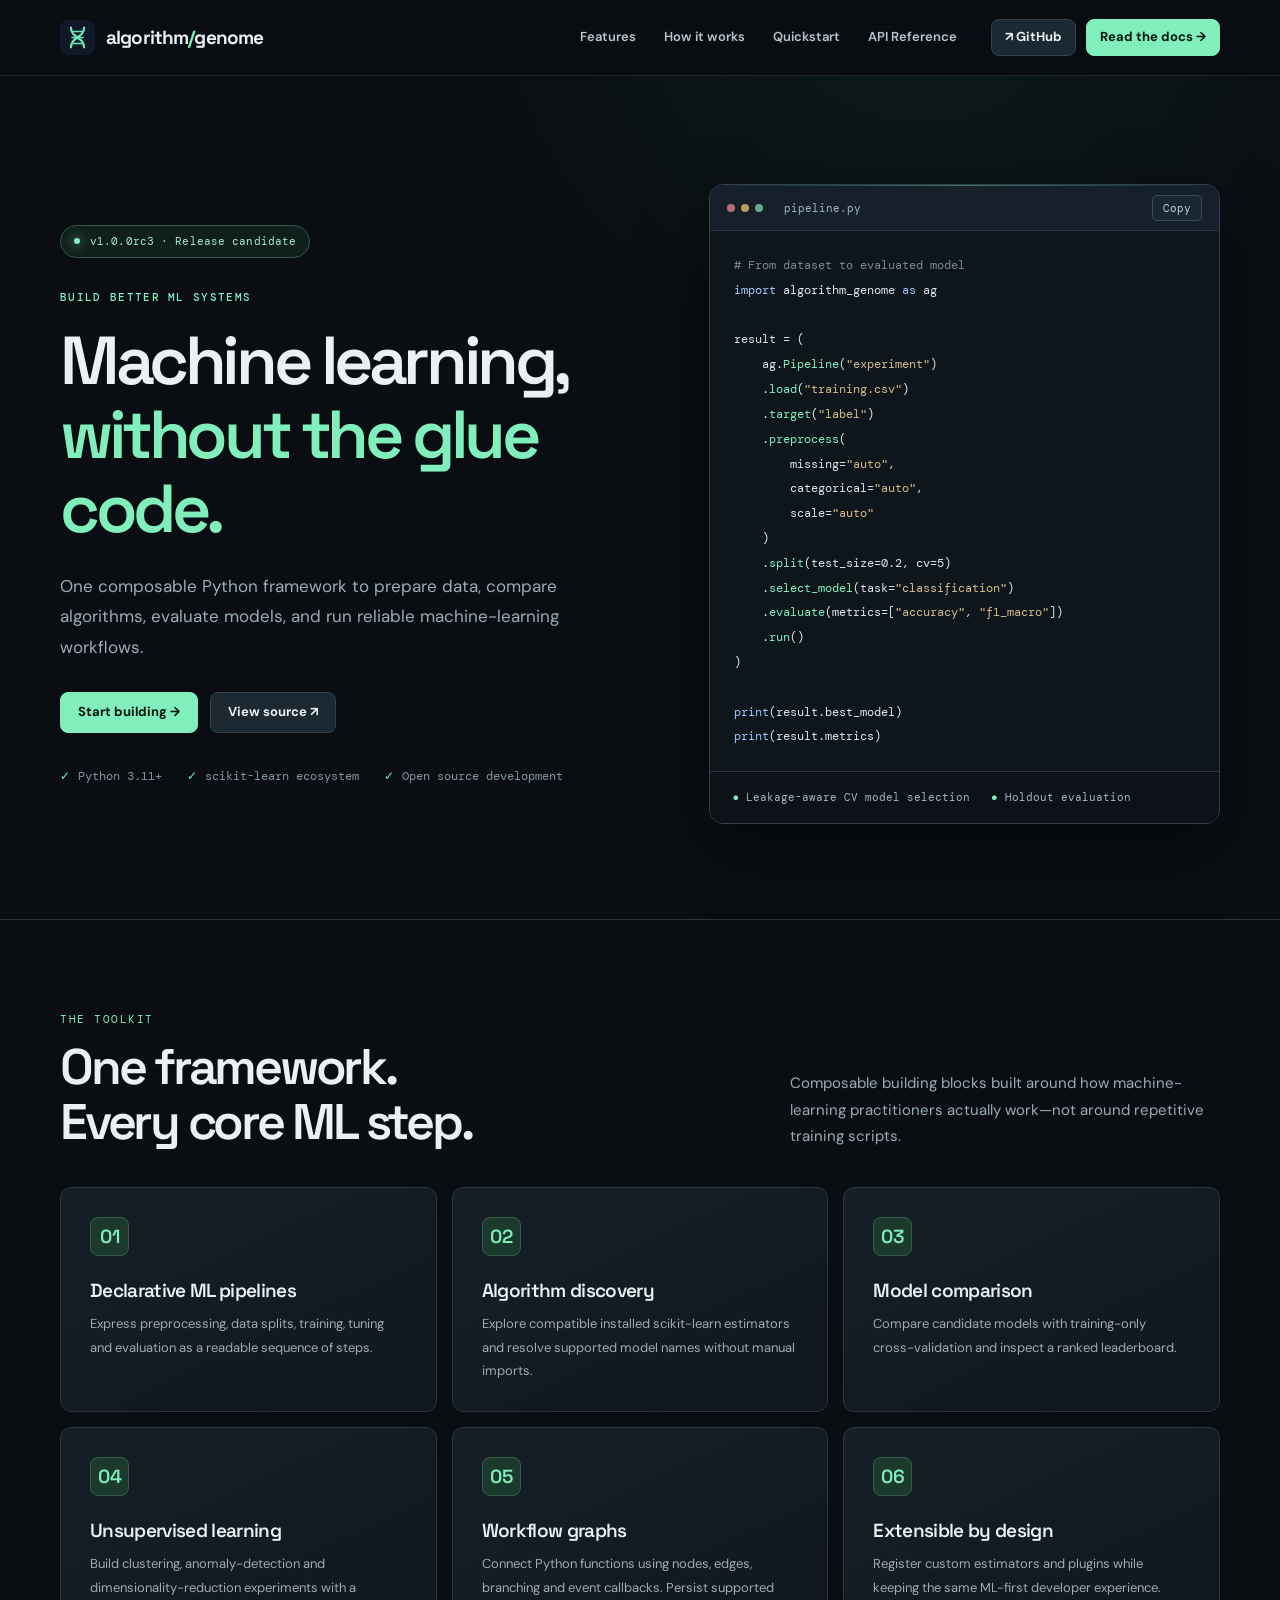
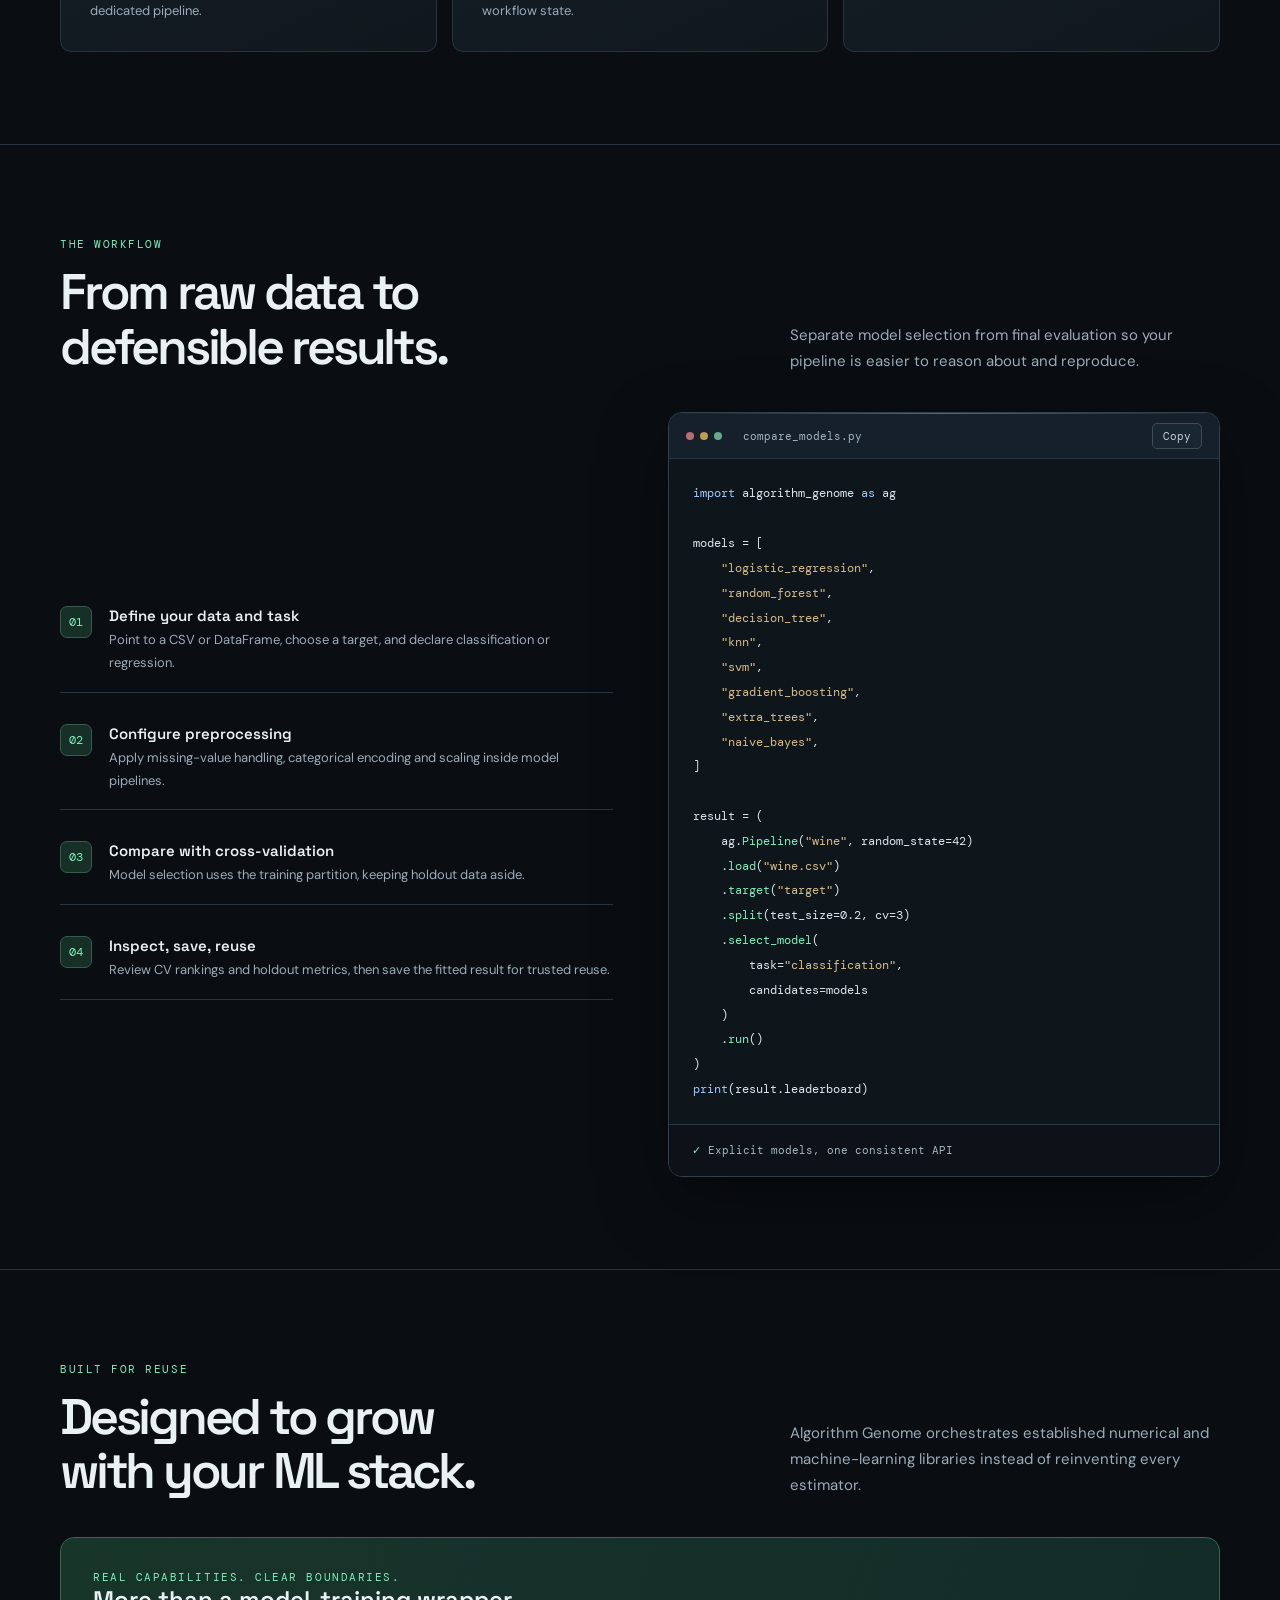
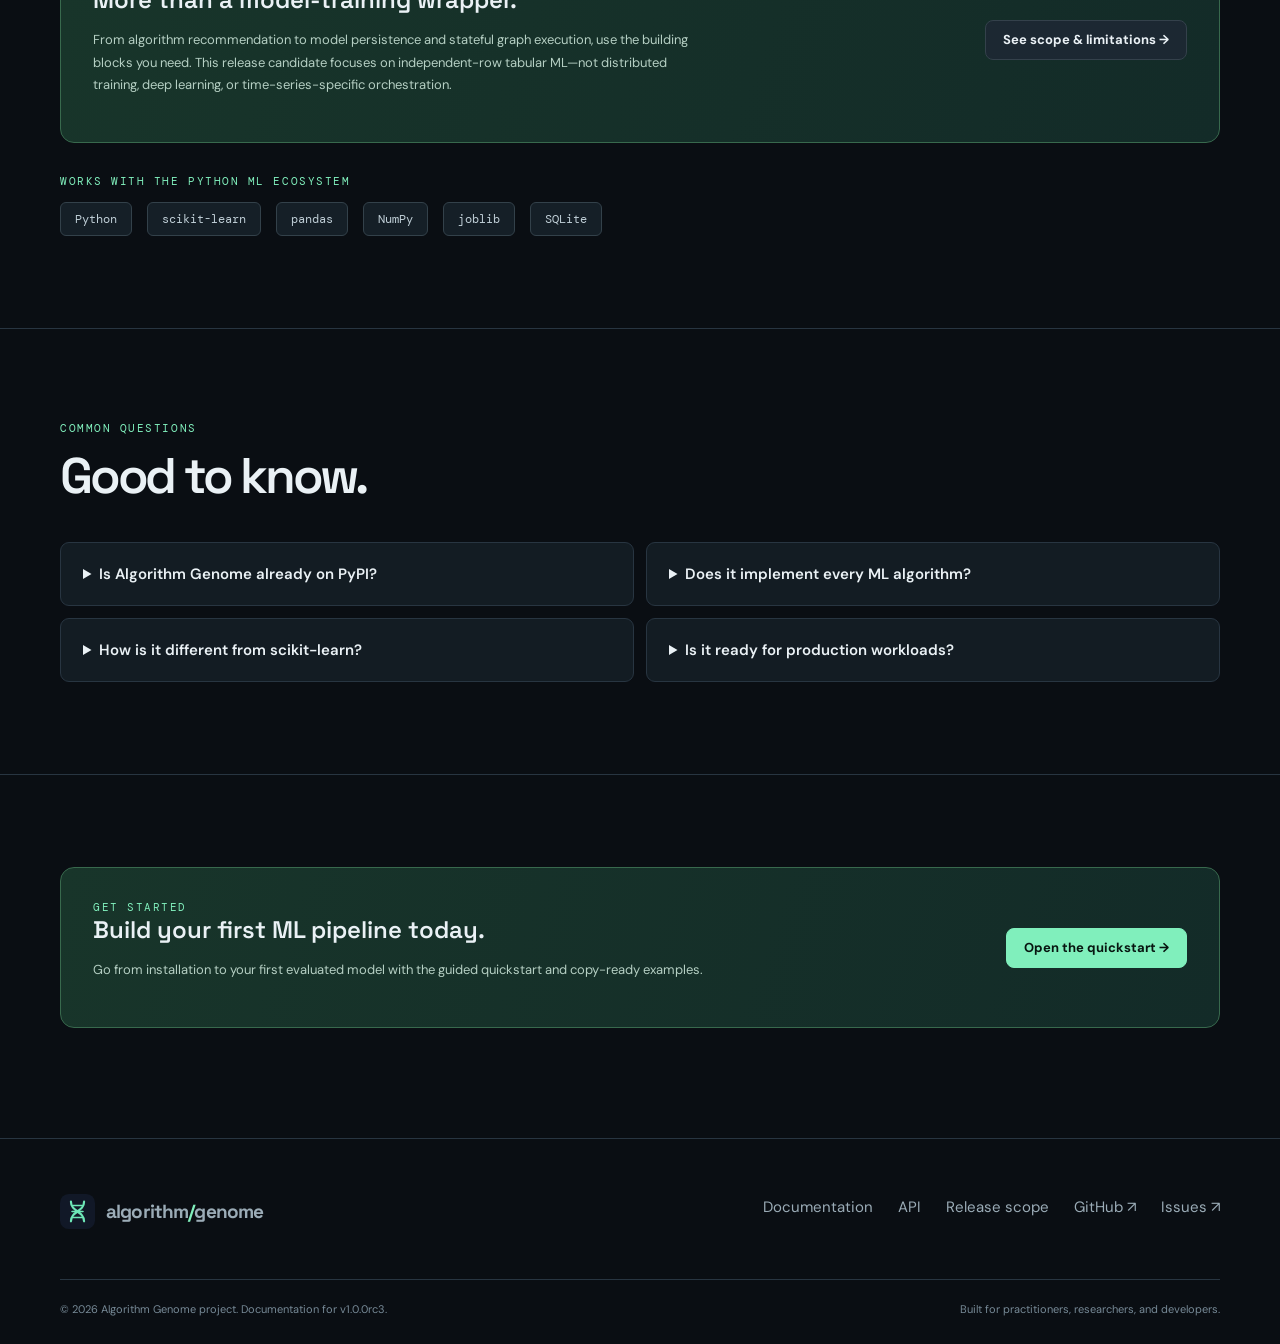
<file: index.html>
<!doctype html><html lang="en"><head><meta charset="UTF-8"><meta name="viewport" content="width=device-width,initial-scale=1"><meta name="description" content="Algorithm Genome is a composable, ML-native Python framework for model selection, evaluation, algorithm discovery, and reusable workflows."><meta name="theme-color" content="#0a0e13"><title>Algorithm Genome — The ML workflow framework</title><link rel="icon" href="assets/logo.svg" type="image/svg+xml"><link rel="stylesheet" href="assets/styles.css"></head><body>
<header class="nav"><div class="container nav-inner"><a class="brand" href="index.html"><img src="assets/logo.svg" alt="Algorithm Genome logo"><span>algorithm<span class="mark">/</span>genome</span></a><nav class="nav-links" id="nav-links"><a href="#features">Features</a><a href="#how-it-works">How it works</a><a href="docs.html#quickstart">Quickstart</a><a href="docs.html#api">API Reference</a></nav><button class="hamburger" id="menu-button" aria-label="Toggle navigation" aria-expanded="false">☰</button><div class="actions"><a class="btn small github" href="https://github.com/samay722/Algorithm-Genome-1.0.0rc3-auto-models-source.git" target="_blank" rel="noopener noreferrer">↗ GitHub</a><a class="btn primary small" href="docs.html#introduction">Read the docs →</a></div></div></header>
<main><div class="container"><div class="hero"><div><div class="announcement"><span class="dot"></span> v1.0.0rc3 · Release candidate</div><div class="eyebrow" style="margin-top:32px">BUILD BETTER ML SYSTEMS</div><h1>Machine learning,<br><span>without the glue code.</span></h1><p>One composable Python framework to prepare data, compare algorithms, evaluate models, and run reliable machine-learning workflows.</p><div class="hero-actions"><a href="docs.html#quickstart" class="btn primary">Start building →</a><a href="https://github.com/samay722/Algorithm-Genome" target="_blank" rel="noopener noreferrer" class="btn">View source ↗</a></div><div class="hero-foot"><span>Python 3.11+</span><span>scikit-learn ecosystem</span><span>Open source development</span></div></div><div class="code-window"><div class="code-head"><div class="window-dots"><b></b><b></b><b></b></div><span class="code-title">pipeline.py</span><button class="copy" data-copy-target="hero-code">Copy</button></div><pre id="hero-code"><code><span class="com"># From dataset to evaluated model</span>
<span class="obj">import</span> algorithm_genome <span class="obj">as</span> ag

result = (
    ag.<span class="fn">Pipeline</span>(<span class="str">"experiment"</span>)
    .<span class="fn">load</span>(<span class="str">"training.csv"</span>)
    .<span class="fn">target</span>(<span class="str">"label"</span>)
    .<span class="fn">preprocess</span>(
        missing=<span class="str">"auto"</span>,
        categorical=<span class="str">"auto"</span>,
        scale=<span class="str">"auto"</span>
    )
    .<span class="fn">split</span>(test_size=0.2, cv=5)
    .<span class="fn">select_model</span>(task=<span class="str">"classification"</span>)
    .<span class="fn">evaluate</span>(metrics=[<span class="str">"accuracy"</span>, <span class="str">"f1_macro"</span>])
    .<span class="fn">run</span>()
)

<span class="obj">print</span>(result.best_model)
<span class="obj">print</span>(result.metrics)</code></pre><div class="terminal-output"><span class="good">●</span> Leakage-aware CV model selection &nbsp; <span class="good">●</span> Holdout evaluation</div></div></div></div>
<section class="section-top" id="features"><div class="container"><div class="section-heading"><div><div class="kicker">THE TOOLKIT</div><h2>One framework.<br>Every core ML step.</h2></div><p>Composable building blocks built around how machine-learning practitioners actually work—not around repetitive training scripts.</p></div><div class="features"><article class="feature"><div class="feature-icon">01</div><h3>Declarative ML pipelines</h3><p>Express preprocessing, data splits, training, tuning and evaluation as a readable sequence of steps.</p></article><article class="feature"><div class="feature-icon">02</div><h3>Algorithm discovery</h3><p>Explore compatible installed scikit-learn estimators and resolve supported model names without manual imports.</p></article><article class="feature"><div class="feature-icon">03</div><h3>Model comparison</h3><p>Compare candidate models with training-only cross-validation and inspect a ranked leaderboard.</p></article><article class="feature"><div class="feature-icon">04</div><h3>Unsupervised learning</h3><p>Build clustering, anomaly-detection and dimensionality-reduction experiments with a dedicated pipeline.</p></article><article class="feature"><div class="feature-icon">05</div><h3>Workflow graphs</h3><p>Connect Python functions using nodes, edges, branching and event callbacks. Persist supported workflow state.</p></article><article class="feature"><div class="feature-icon">06</div><h3>Extensible by design</h3><p>Register custom estimators and plugins while keeping the same ML-first developer experience.</p></article></div></div></section>
<section class="section-top" id="how-it-works"><div class="container"><div class="section-heading"><div><div class="kicker">THE WORKFLOW</div><h2>From raw data to<br>defensible results.</h2></div><p>Separate model selection from final evaluation so your pipeline is easier to reason about and reproduce.</p></div><div class="two-col"><div class="steps"><div class="step"><div class="num">01</div><div><strong>Define your data and task</strong><p>Point to a CSV or DataFrame, choose a target, and declare classification or regression.</p></div></div><div class="step"><div class="num">02</div><div><strong>Configure preprocessing</strong><p>Apply missing-value handling, categorical encoding and scaling inside model pipelines.</p></div></div><div class="step"><div class="num">03</div><div><strong>Compare with cross-validation</strong><p>Model selection uses the training partition, keeping holdout data aside.</p></div></div><div class="step"><div class="num">04</div><div><strong>Inspect, save, reuse</strong><p>Review CV rankings and holdout metrics, then save the fitted result for trusted reuse.</p></div></div></div><div class="code-window"><div class="code-head"><div class="window-dots"><b></b><b></b><b></b></div><span class="code-title">compare_models.py</span><button class="copy" data-copy-target="compare-code">Copy</button></div><pre id="compare-code"><code><span class="obj">import</span> algorithm_genome <span class="obj">as</span> ag

models = [
    <span class="str">"logistic_regression"</span>,
    <span class="str">"random_forest"</span>,
    <span class="str">"decision_tree"</span>,
    <span class="str">"knn"</span>,
    <span class="str">"svm"</span>,
    <span class="str">"gradient_boosting"</span>,
    <span class="str">"extra_trees"</span>,
    <span class="str">"naive_bayes"</span>,
]

result = (
    ag.<span class="fn">Pipeline</span>(<span class="str">"wine"</span>, random_state=42)
    .<span class="fn">load</span>(<span class="str">"wine.csv"</span>)
    .<span class="fn">target</span>(<span class="str">"target"</span>)
    .<span class="fn">split</span>(test_size=0.2, cv=3)
    .<span class="fn">select_model</span>(
        task=<span class="str">"classification"</span>,
        candidates=models
    )
    .<span class="fn">run</span>()
)
<span class="obj">print</span>(result.leaderboard)</code></pre><div class="terminal-output"><span class="good">✓</span> Explicit models, one consistent API</div></div></div></div></section>
<section class="section-top" id="architecture"><div class="container"><div class="section-heading"><div><div class="kicker">BUILT FOR REUSE</div><h2>Designed to grow<br>with your ML stack.</h2></div><p>Algorithm Genome orchestrates established numerical and machine-learning libraries instead of reinventing every estimator.</p></div><div class="metric-block"><div><div class="kicker">REAL CAPABILITIES. CLEAR BOUNDARIES.</div><strong>More than a model-training wrapper.</strong><p>From algorithm recommendation to model persistence and stateful graph execution, use the building blocks you need. This release candidate focuses on independent-row tabular ML—not distributed training, deep learning, or time-series-specific orchestration.</p></div><a href="docs.html#scope" class="btn">See scope & limitations →</a></div><div style="margin-top:31px"><div class="kicker" style="margin-bottom:14px">WORKS WITH THE PYTHON ML ECOSYSTEM</div><div class="logos"><span class="tech-pill">Python</span><span class="tech-pill">scikit-learn</span><span class="tech-pill">pandas</span><span class="tech-pill">NumPy</span><span class="tech-pill">joblib</span><span class="tech-pill">SQLite</span></div></div></div></section>
<section class="section-top" id="questions"><div class="container"><div class="section-heading"><div><div class="kicker">COMMON QUESTIONS</div><h2>Good to know.</h2></div></div><div class="faq"><details><summary>Is Algorithm Genome already on PyPI?</summary><p>The website documents source version <strong>1.0.0rc3</strong>. Do not assume this release candidate is published. For this version, install the source checkout with <code>python -m pip install -e .</code>. Check the official package registry for published versions.</p></details><details><summary>Does it implement every ML algorithm?</summary><p>No. It provides curated models, algorithm discovery from your installed scikit-learn distribution and a custom registration interface. Not every discovered estimator can fit arbitrary datasets.</p></details><details><summary>How is it different from scikit-learn?</summary><p>Algorithm Genome is a higher-level layer for comparing and orchestrating ML pipelines using existing estimator implementations. scikit-learn remains an important internal dependency.</p></details><details><summary>Is it ready for production workloads?</summary><p>It is a release candidate. Evaluate compatibility, model quality, security and performance for your use case before deploying. Distributed ML execution is not a current core capability.</p></details></div></div></section>
<section class="section-top" style="padding-bottom:110px"><div class="container"><div class="metric-block"><div><div class="kicker">GET STARTED</div><strong>Build your first ML pipeline today.</strong><p>Go from installation to your first evaluated model with the guided quickstart and copy-ready examples.</p></div><a class="btn primary" href="docs.html#quickstart">Open the quickstart →</a></div></div></section></main>
<footer class="footer"><div class="container"><div class="footer-top"><a class="brand" href="index.html"><img src="assets/logo.svg" alt=""><span>algorithm<span class="mark">/</span>genome</span></a><div class="footer-links"><a href="docs.html#introduction">Documentation</a><a href="docs.html#api">API</a><a href="docs.html#scope">Release scope</a><a href="https://github.com/samay722/Algorithm-Genome" target="_blank" rel="noopener noreferrer">GitHub ↗</a><a href="https://github.com/samay722/Algorithm-Genome/issues" target="_blank" rel="noopener noreferrer">Issues ↗</a></div></div><div class="fine"><span>© <span id="year"></span> Algorithm Genome project. Documentation for v1.0.0rc3.</span><span>Built for practitioners, researchers, and developers.</span></div></div></footer><script src="assets/site.js"></script></body></html>
</file>
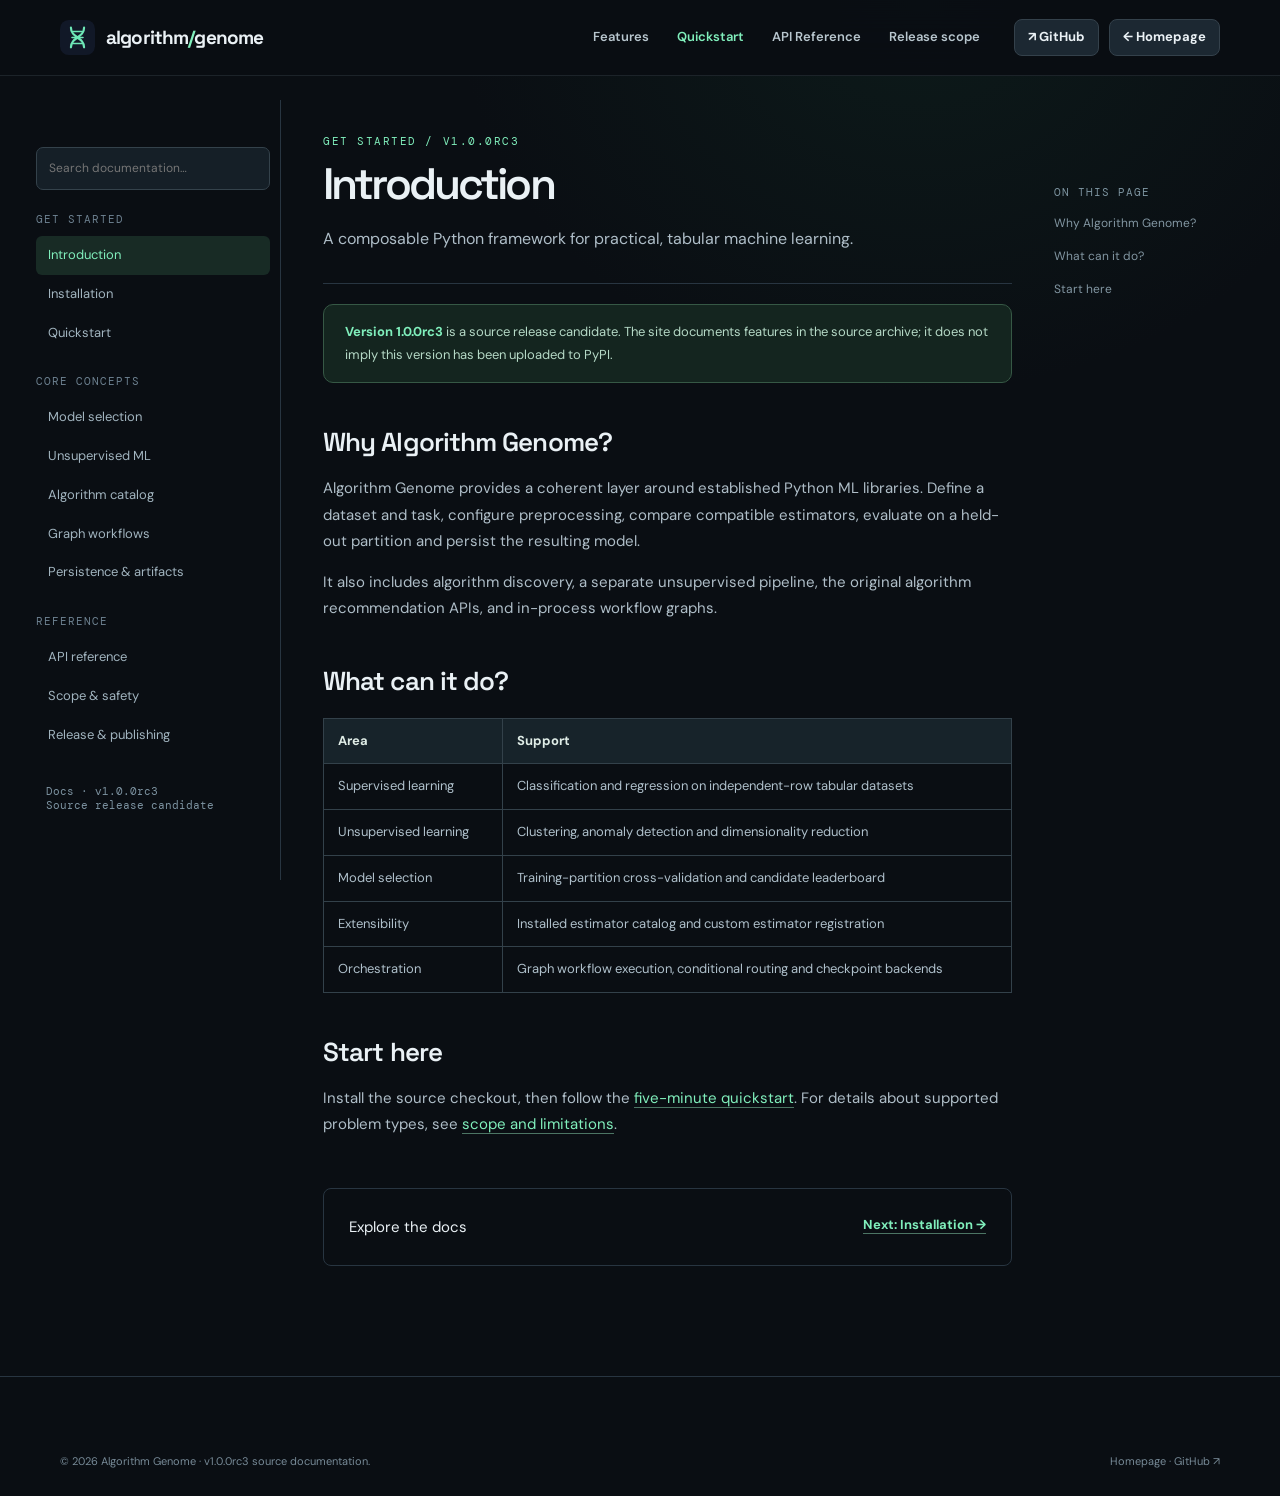
<file: docs.html>
<!doctype html><html lang="en"><head><meta charset="utf-8"><meta name="viewport" content="width=device-width,initial-scale=1"><meta name="description" content="Algorithm Genome documentation: installation, quickstart, model selection, unsupervised pipelines and workflow orchestration."><meta name="theme-color" content="#0a0e13"><title>Documentation — Algorithm Genome</title><link rel="icon" href="assets/logo.svg" type="image/svg+xml"><link rel="stylesheet" href="assets/styles.css"></head><body><header class="nav"><div class="container nav-inner"><a class="brand" href="index.html"><img src="assets/logo.svg" alt="Algorithm Genome logo"><span>algorithm<span class="mark">/</span>genome</span></a><nav class="nav-links" id="nav-links"><a href="index.html#features">Features</a><a href="docs.html#quickstart" class="active">Quickstart</a><a href="docs.html#api">API Reference</a><a href="docs.html#scope">Release scope</a></nav><button class="hamburger" id="menu-button" aria-label="Toggle navigation" aria-expanded="false">☰</button><div class="actions"><a class="btn small github" target="_blank" rel="noopener noreferrer" href="https://github.com/mayank1232w/Algorithm-Genome">↗ GitHub</a><a href="index.html" class="btn small">← Homepage</a></div></div></header>
<div class="docs-layout"><button class="btn small docs-mobile-toggle" id="docs-mobile-toggle" type="button" aria-expanded="false">☰ Browse documentation</button><aside class="docs-sidebar" id="docs-sidebar"><div class="search-wrap"><input id="docs-search" type="search" placeholder="Search documentation…" aria-label="Search documentation" autocomplete="off"><div id="search-results" class="search-popover" role="listbox"></div></div><h4>Get started</h4><a href="#introduction" data-page="introduction">Introduction</a><a href="#installation" data-page="installation">Installation</a><a href="#quickstart" data-page="quickstart">Quickstart</a><h4>Core concepts</h4><a href="#model-selection" data-page="model-selection">Model selection</a><a href="#unsupervised" data-page="unsupervised">Unsupervised ML</a><a href="#algorithms" data-page="algorithms">Algorithm catalog</a><a href="#workflows" data-page="workflows">Graph workflows</a><a href="#persistence" data-page="persistence">Persistence & artifacts</a><h4>Reference</h4><a href="#api" data-page="api">API reference</a><a href="#scope" data-page="scope">Scope & safety</a><a href="#publishing" data-page="publishing">Release & publishing</a><div style="margin:30px 10px;color:#7d93a1;font:11px 'DM Mono'">Docs · v1.0.0rc3<br>Source release candidate</div></aside><main class="docs-main" id="docs-content" tabindex="-1"><p>Loading documentation…</p></main><aside class="docs-toc" id="docs-toc"><h4>On this page</h4><div id="toc-links"></div></aside></div>
<footer class="footer"><div class="container"><div class="fine" style="margin-top:0;border-top:0"><span>© <span id="year"></span> Algorithm Genome · v1.0.0rc3 source documentation.</span><span><a href="index.html">Homepage</a> · <a href="https://github.com/mayank1232w/Algorithm-Genome">GitHub ↗</a></span></div></div></footer><script src="assets/site.js"></script><script src="assets/docs.js"></script></body></html>
</file>
<file: assets/styles.css>
@import url('https://fonts.googleapis.com/css2?family=DM+Mono:wght@400;500&family=DM+Sans:wght@400;500;600;700&family=Space+Grotesk:wght@400;500;600;700&display=swap');
:root{--bg:#0a0e13;--surface:#111820;--surface2:#151e28;--surface3:#1a2530;--text:#eaf1f5;--muted:#9bacb7;--subtle:#6d8190;--line:#283541;--green:#80efbc;--green2:#37cc9a;--blue:#9ac6ff;--shadow:0 24px 70px #0007;--font:'DM Sans',system-ui,sans-serif}*{box-sizing:border-box}html{scroll-behavior:smooth;scroll-padding-top:95px}body{margin:0;background:var(--bg);color:var(--text);font:15px/1.75 var(--font);-webkit-font-smoothing:antialiased}body:before{content:'';pointer-events:none;position:absolute;top:0;left:0;right:0;height:700px;background:radial-gradient(ellipse 52% 80% at 72% 0%,#13392b48,transparent 70%);z-index:-1}a{color:inherit;text-decoration:none}button,input{font:inherit}button{cursor:pointer}::selection{background:#2c705b;color:white}.container{width:min(1160px,calc(100% - 48px));margin:0 auto}.nav{height:76px;position:sticky;top:0;z-index:50;background:#0a0e13eb;backdrop-filter:blur(20px);border-bottom:1px solid #29323a99}.nav-inner{height:100%;display:flex;align-items:center;gap:34px}.brand{display:flex;align-items:center;gap:11px;font:700 19px 'Space Grotesk';letter-spacing:-.045em;white-space:nowrap}.brand img{width:35px;height:35px}.brand .mark{color:var(--green)}.nav-links{display:flex;gap:28px;align-items:center;margin-left:auto}.nav-links a{color:#b8c6ce;font-size:13px;font-weight:600;transition:.2s}.nav-links a:hover,.nav-links a.active{color:var(--green)}.nav .actions{display:flex;align-items:center;gap:10px}.btn{display:inline-flex;gap:10px;align-items:center;justify-content:center;border-radius:8px;background:#1c2832;border:1px solid #34414b;padding:11px 17px;color:var(--text);font-weight:700;font-size:13px;line-height:1.25;transition:.2s;white-space:nowrap}.btn:hover{transform:translateY(-2px);border-color:#7dbb9b}.btn.primary{color:#071510;background:var(--green);border-color:var(--green)}.btn.primary:hover{background:#a5ffce}.btn.small{padding:9px 13px}.hamburger{display:none;background:none;border:0;color:var(--text);font-size:24px}.announcement{display:inline-flex;align-items:center;gap:10px;border:1px solid #36564b;border-radius:100px;background:#17332773;color:#a6eac8;padding:6px 13px;font-size:11px;font-family:'DM Mono',monospace;letter-spacing:.01em}.dot{width:6px;height:6px;border-radius:100%;background:var(--green);box-shadow:0 0 12px #80efbc}.hero{padding:108px 0 95px;display:grid;grid-template-columns:1.07fr .93fr;align-items:center;gap:60px}.eyebrow{font:500 11px 'DM Mono',monospace;letter-spacing:.12em;text-transform:uppercase;color:var(--green);margin-bottom:20px}.hero h1,.section-heading h2,.docs-heading h1{font-family:'Space Grotesk',sans-serif;letter-spacing:-.065em;line-height:1.09;margin:0;font-weight:600}.hero h1{font-size:clamp(43px,5.3vw,74px);max-width:680px}.hero h1 span{color:var(--green)}.hero p{max-width:530px;color:var(--muted);font-size:17px;line-height:1.8;margin:25px 0 30px}.hero-actions{display:flex;gap:12px;flex-wrap:wrap}.hero-foot{display:flex;gap:25px;flex-wrap:wrap;margin-top:35px;color:#8295a2;font:12px 'DM Mono',monospace}.hero-foot span:before{content:'✓';color:var(--green);margin-right:8px}.code-window{background:#0e151b;border:1px solid #31404b;border-radius:14px;box-shadow:var(--shadow);overflow:hidden;position:relative}.code-window:before{content:'';position:absolute;inset:0 0 auto;height:1px;background:linear-gradient(90deg,transparent,#6be8b370,transparent)}.code-head{height:46px;display:flex;align-items:center;border-bottom:1px solid #283541;padding:0 17px;gap:9px;background:#15202a}.window-dots{display:flex;gap:6px;margin-right:12px}.window-dots b{height:8px;width:8px;border-radius:50%;background:#697781}.window-dots b:first-child{background:#b96d70}.window-dots b:nth-child(2){background:#be9b56}.window-dots b:nth-child(3){background:#68a98f}.code-title{color:#a2b5c2;font:11px 'DM Mono',monospace}.copy{margin-left:auto;border:1px solid #3d4b56;background:#1a2630;color:#bed1da;padding:5px 10px;border-radius:5px;font:11px 'DM Mono',monospace}.copy:hover{color:var(--green)}pre{overflow:auto;margin:0;padding:22px 24px;color:#dce7ee;font:12.4px/2 'DM Mono',monospace;tab-size:2}code{font-family:'DM Mono',monospace}pre .fn{color:#80efbc}pre .str{color:#d6bc8c}pre .com{color:#758a98}pre .obj{color:#a0c8ff}.terminal-output{padding:15px 23px;background:#0c1217;border-top:1px solid #293541;color:#a4b7c0;font:11px/1.9 'DM Mono',monospace}.terminal-output .good{color:var(--green)}.kicker{font:11px 'DM Mono',monospace;letter-spacing:.14em;text-transform:uppercase;color:var(--green)}section{padding:92px 0}.section-top{border-top:1px solid var(--line)}.section-heading{display:flex;align-items:end;justify-content:space-between;gap:30px;margin-bottom:38px}.section-heading h2{font-size:clamp(34px,4vw,50px);margin-top:14px}.section-heading p{color:var(--muted);max-width:430px;margin:0}.features{display:grid;grid-template-columns:repeat(3,1fr);gap:15px}.feature{border:1px solid var(--line);background:linear-gradient(155deg,#161f28,#10171d);border-radius:11px;padding:29px;min-height:220px;transition:.2s}.feature:hover{border-color:#406856;transform:translateY(-3px)}.feature-icon{display:grid;place-items:center;background:#1c392e;border:1px solid #325e49;width:39px;height:39px;border-radius:8px;color:var(--green);font:600 19px 'Space Grotesk'}.feature h3{margin:22px 0 9px;font:600 19px 'Space Grotesk';letter-spacing:-.035em}.feature p{font-size:13px;line-height:1.8;color:var(--muted);margin:0}.two-col{display:grid;grid-template-columns:1fr 1fr;gap:55px;align-items:center}.steps{display:grid;gap:14px}.step{display:flex;gap:17px;padding:17px 0;border-bottom:1px solid var(--line)}.step .num{width:32px;height:32px;flex-shrink:0;display:grid;place-items:center;border:1px solid #375c4e;border-radius:7px;background:#173027;color:var(--green);font:12px 'DM Mono'}.step strong{display:block;font:600 15px 'Space Grotesk'}.step p{margin:4px 0 0;color:var(--muted);font-size:13px}.metric-block{background:linear-gradient(110deg,#18352a,#132b28);border:1px solid #38694d;border-radius:14px;padding:32px;display:grid;grid-template-columns:1fr auto;gap:25px;align-items:center}.metric-block strong{font:600 24px 'Space Grotesk'}.metric-block p{font-size:13px;color:#b5cfc3;max-width:610px}.pill{font:11px 'DM Mono';border:1px solid #537862;color:#a7e5c2;border-radius:20px;padding:6px 10px;white-space:nowrap}.logos{display:flex;gap:15px;flex-wrap:wrap}.tech-pill{border:1px solid #33414a;color:#c0cfd7;background:#151f27;border-radius:6px;padding:8px 14px;font:12px 'DM Mono'}.footer{padding:55px 0 25px;border-top:1px solid var(--line);color:var(--muted)}.footer-top{display:flex;justify-content:space-between;gap:30px}.footer-links{display:flex;gap:25px;flex-wrap:wrap}.footer-links a:hover{color:var(--green)}.fine{border-top:1px solid var(--line);padding-top:20px;margin-top:50px;display:flex;justify-content:space-between;gap:16px;font-size:11px;color:#778a97}.inline-code{padding:2px 6px;background:#1c2931;border:1px solid #303d45;color:var(--green);border-radius:4px;font:12px 'DM Mono'}.faq{display:grid;grid-template-columns:1fr 1fr;gap:12px}.faq details{background:#131c23;border:1px solid var(--line);border-radius:9px;padding:18px 22px}.faq summary{font-weight:600;cursor:pointer}.faq p{color:var(--muted);font-size:13px}.banner{background:#14251f;border:1px solid #365845;border-radius:10px;padding:16px 21px;color:#b5d9c6;font-size:13px}.banner strong{color:var(--green)}.docs-layout{display:grid;grid-template-columns:245px minmax(0,1fr) 190px;gap:42px;max-width:1380px;margin:auto;padding:0 36px}.docs-sidebar{position:sticky;top:100px;height:calc(100vh - 120px);overflow-y:auto;padding:35px 10px 30px 0;border-right:1px solid var(--line)}.docs-sidebar h4{font:11px 'DM Mono';text-transform:uppercase;letter-spacing:.09em;color:var(--subtle);margin:22px 0 10px}.docs-sidebar a{display:block;padding:8px 12px;border-radius:6px;color:#a1b4bf;font-size:13px}.docs-sidebar a:hover,.docs-sidebar a.active{color:var(--green);background:#182b25}.docs-main{padding:58px 0 110px;min-width:0}.docs-heading h1{font-size:44px}.docs-lead{color:var(--muted);font-size:16px;max-width:750px}.docs-main h2{font:600 26px 'Space Grotesk';letter-spacing:-.035em;margin:42px 0 16px}.docs-main h3{font:600 18px 'Space Grotesk';margin:30px 0 13px}.docs-main p,.docs-main li{color:#afbec8}.docs-main ul,.docs-main ol{padding-left:23px}.docs-main li{margin:7px 0}.docs-main a:not(.btn){color:var(--green);text-decoration:underline;text-decoration-color:#4c7564;text-underline-offset:4px}.docs-main table{width:100%;border-collapse:collapse;font-size:13px;margin:20px 0}.docs-main th{text-align:left;background:#17232a;color:#dfece6}.docs-main td,.docs-main th{padding:11px 14px;border:1px solid #33414a}.docs-main td{color:#afc0cb}.docs-main .code-window{margin:20px 0 26px}.docs-main code:not(pre code){background:#1b2a32;color:var(--green);padding:2px 5px;border-radius:4px;font-size:12px}.docs-toc{position:sticky;top:115px;padding-top:55px;align-self:start}.docs-toc h4{font:11px 'DM Mono';color:#7d94a0;text-transform:uppercase;letter-spacing:.09em}.docs-toc a{display:block;color:#8296a2;font-size:12px;margin:12px 0}.docs-toc a:hover{color:var(--green)}.search-wrap{margin:12px 0 20px;position:relative}.search-wrap input{width:100%;background:#151f27;border:1px solid #34424b;border-radius:7px;color:var(--text);padding:10px 12px;font-size:12px;outline:0}.search-wrap input:focus{border-color:#71bc93}.search-result{padding:9px 12px;color:#a5b8c3;font-size:12px;cursor:pointer;border-radius:5px}.search-result:hover{background:#1b3229;color:var(--green)}.search-popover{position:absolute;background:#111b23;border:1px solid var(--line);border-radius:8px;left:0;right:0;top:45px;z-index:20;box-shadow:var(--shadow);max-height:270px;overflow:auto;display:none}.search-popover.show{display:block}.highlight{color:var(--green)}.doc-next{margin-top:50px;padding:25px;border:1px solid var(--line);border-radius:8px;display:flex;justify-content:space-between;gap:20px}.doc-next a{font-size:13px;font-weight:700}.empty-search{color:#8ea2ae;padding:10px;font-size:12px}@media(max-width:1050px){.docs-layout{grid-template-columns:220px minmax(0,1fr);gap:30px}.docs-toc{display:none}.hero{gap:30px}.nav-links{gap:17px}}@media(max-width:780px){.container{width:min(100% - 32px,1160px)}.nav-inner{gap:12px}.nav-links{display:none;position:absolute;top:75px;left:0;right:0;padding:18px 24px;background:#101920;border-bottom:1px solid var(--line);flex-direction:column;align-items:start}.nav-links.open{display:flex}.nav .actions .github{display:none}.hamburger{display:block;margin-left:auto}.hero{grid-template-columns:1fr;padding:62px 0 75px;gap:45px}.hero h1{font-size:46px}.hero p{font-size:15px}.features{grid-template-columns:1fr 1fr}.two-col{grid-template-columns:1fr;gap:30px}.section-heading{display:block}.section-heading p{margin-top:16px}.faq{grid-template-columns:1fr}.docs-layout{display:block;padding:0 20px}.docs-sidebar{display:none;position:relative;height:auto;top:0;border:0;padding:18px 0}.docs-sidebar.open{display:block}.docs-main{padding-top:35px}.docs-heading h1{font-size:36px}.footer-top{display:block}.footer-links{margin-top:28px}.metric-block{grid-template-columns:1fr}.fine{display:block}.fine span{display:block;margin-bottom:7px}}@media(max-width:510px){.features{grid-template-columns:1fr}.hero h1{font-size:40px}.nav .actions .btn{display:none}section{padding:65px 0}.code-window pre{font-size:11px}.brand{font-size:16px}}
.docs-mobile-toggle{display:none}@media(max-width:780px){.docs-mobile-toggle{display:inline-flex;margin-top:18px}}
</file>
